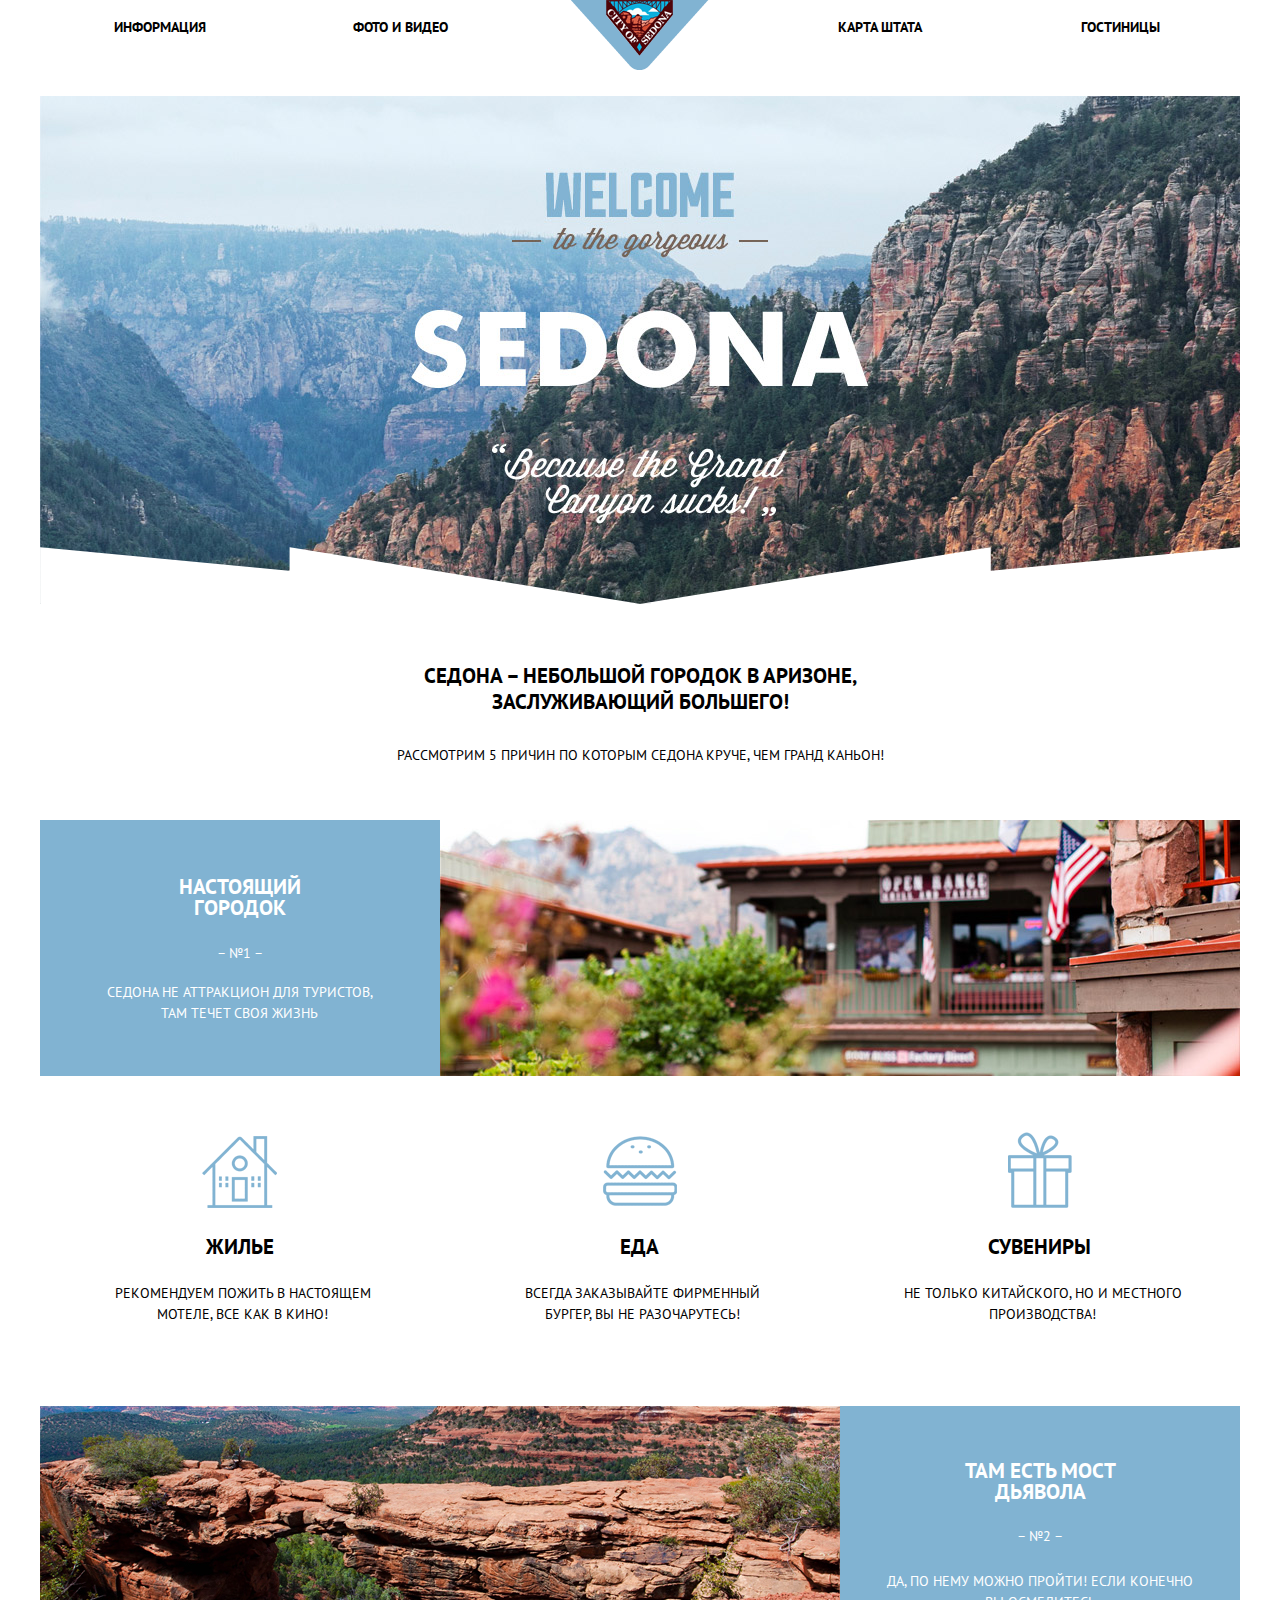
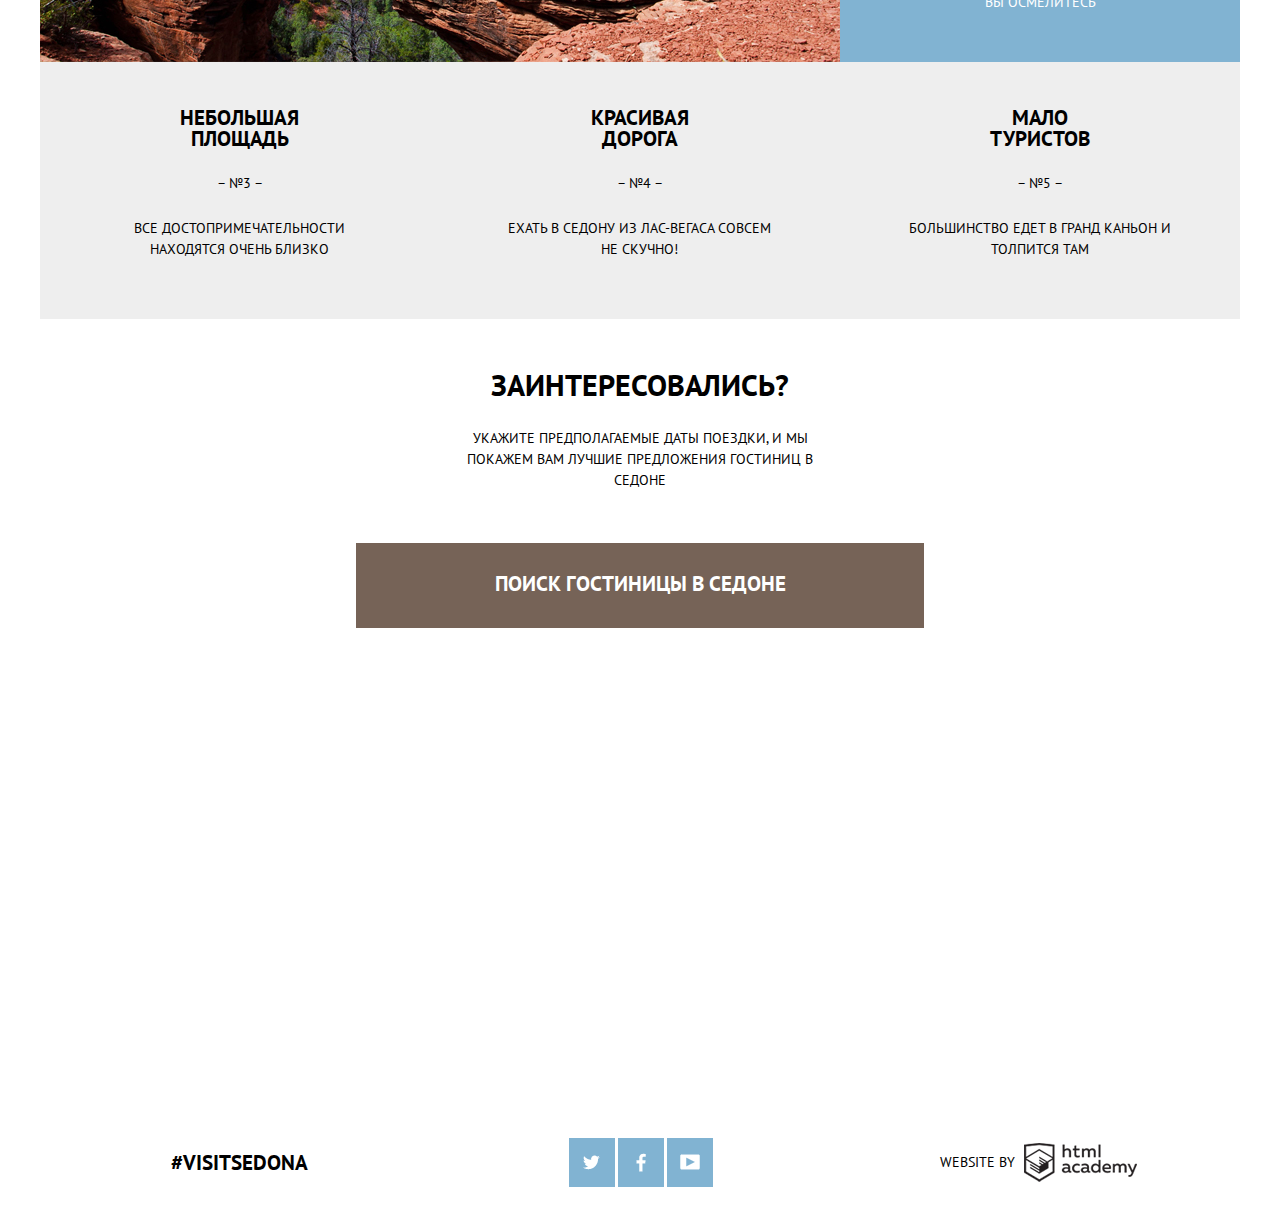
<file: index.html>
<!DOCTYPE html>
<html lang="ru">
  <head>
    <meta charset="utf-8">
    <title>HTML Academy: Седона</title>
    <link rel="stylesheet" href="css/normalize.css">
    <link href='https://fonts.googleapis.com/css?family=PT+Sans:400,700' rel='stylesheet' type='text/css'>
    <link href="css/style.min.css" rel="stylesheet">
  </head>
  <body>
    <header class="main_header">
      <div class="container clearfix">
        <nav class="main_navigation">
          <ul class="clearfix">
            <li class="info">
              <a href="#">Информация</a>
            </li>
            <li class="foto">
              <a href="#">Фото и видео</a>
            </li>
            <li class="logo">
              <a href="index.html"><img src="img/logotip.png" width="138" height="70" alt="Sedona"></a>
            </li>
            <li class="nav_hotel">
              <a href="#">Карта штата</a>
            </li>
            <li class="map">
              <a href="catalog.html">Гостиницы</a>
            </li>
          </ul>
        </nav>
      </div>
    </header>
    <main>
      <div class="container">
        <div class="picture">
          <img src="img/background.jpg"  width="1200" height="511" alt="Sedona">
        </div>
        <div class="welcome">
          <b>Седона &#8211; небольшой городок в Аризоне, заслуживающий большего!</b>
          <p>Рассмотрим 5 причин по которым Седона круче, чем Гранд Каньон!</p>
        </div>
        <div class="reasons clearfix">
          <div class="first_reason">
            <h2>Настоящий городок</h2>
            <p> &#8211; №1 &#8211; </p>
            <p>Седона не аттракцион для туристов, там течет своя жизнь</p>
          </div>
          <div class="first_reason_picture">
            <img src="img/first_reason.jpg" width="800" height="256" alt="first_reason">
          </div>
        </div>
        <section class="advices clearfix">
          <div class="advices_item house">
            <div class="advices_name">
              <h2>Жилье</h2>
              <p>Рекомендуем пожить в настоящем мотеле, все как в кино!</p>
            </div>
          </div>
          <div class="advices_item eat">
            <div class="advices_name">
              <h2>Еда</h2>
              <p>Всегда заказывайте фирменный бургер, вы не разочарутесь!</p>
            </div>
          </div>
          <div class="advices_item present">
            <div class="advices_name">
              <h2>Сувениры</h2>
              <p>Не только китайского, но и местного производства!</p>
            </div>
          </div>
        </section>
        <div class="reasons clearfix">
          <div class="second_reason">
            <h2>Там есть мост дьявола</h2>
            <p> &#8211; №2 &#8211; </p>
            <p>Да, по нему можно пройти! Если конечно вы осмелитесь</p>
          </div>
          <div class="second_reason_picture">
            <img src="img/second_reason.jpg" width="800" height="256" alt="second_reason">
          </div>
        </div>
        <section class="cause clearfix">
            <div class="third_reason causes">
              <h2>Небольшая площадь</h2>
              <p> &#8211; №3  &#8211; </p>
              <p>Все достопримечательности находятся очень близко</p>
            </div>
            <div class="fourth_reason causes">
              <h2>Красивая дорога</h2>
              <p> &#8211; №4 &#8211; </p>
              <p>Ехать в Седону из Лас-Вегаса совсем не скучно!</p>
            </div>
            <div class="fifth_reason causes">
              <h2>Мало туристов</h2>
              <p> &#8211; №5 &#8211; </p>
              <p>Большинство едет в Гранд Каньон и толпится там</p>
            </div>
        </section>
        <div class="hotel">
          <h3>Заинтересовались?</h3>
          <p>Укажите предполагаемые даты поездки, и мы покажем вам лучшие предложения гостиниц в Седоне</p>
          <div class="title_search">
              <a class="button_search" href="form.html">Поиск гостиницы в Седоне</a>
            </div>
          <div class="google_map clearfix">
            <iframe src="https://www.google.com/maps/embed?pb=!1m18!1m12!1m3!1d52385.13565752865!2d-111.83015805709337!3d34.854443815618865!2m3!1f0!2f0!3f0!3m2!1i1024!2i768!4f13.1!3m3!1m2!1s0x872da132f942b00d%3A0x5548c523fa6c8efd!2z0KHQtdC00L7QvdCwLCDQkNGA0LjQt9C-0L3QsCA4NjMzNiwg0KHQqNCQ!5e0!3m2!1sru!2sru!4v1463078090207" width="1200" height="590" frameborder="0" style="border:0" allowfullscreen>
            </iframe>
          </div>
          <div class="search clearfix">
            <form class="search_form" action="#" method="get">
              <div class="date">
                <div class="date_arrive">
                  <label for="check1">Дата заезда:</label>
                  <input name="name_date_arr" type="text" id="check1" placeholder="24 апреля 2016">
                  <button class="calendar_arrive" type="button"></button>
                </div>
                <div class="date_depature">
                  <label for="check2">Дата выезда:</label>
                  <input name="name_date_dep" type="text" id="check2" placeholder="4 июля 2016">
                  <button class="calendar_depart" type="button"></button>
                </div>
              </div>
              <div class="people">
                <div class="adults">
                  <label class="adults_label" for="check3">Взрослые:</label>
                  <button class="plus_adults" type="button"></button>*/
                  <input type="text"  id="check3" placeholder="2">
                  <button class="minus_adults" type="button"></button>
                </div>
                <div class="child">
                  <label class="child_label" for="check4">Дети:</label>
                  <button class="plus_child" type="button"></button>
                  <input type="text" id="check4" placeholder="0">
                  <button class="minus_child" type="button"></button>
                </div>
              </div>
              <input class="found" type="submit" value="Найти">
            </form>
          </div>
        </div>
      </div>
      </main>
      <footer class="main_footer">
        <div class="container clearfix">
          <p class="hashtag">#visitsedona</p>
          <section class="footer_social">
            <a class="social_btn social_btn_youtube" href="#"></a>
            <a class="social_btn social_btn_fb" href="#"></a>
            <a class="social_btn social_btn_tw" href="#"></a>
          </section>
          <section class="footer_copyright">
            <p>Website by</p>
            <a class="website_by" href="https://htmlacademy.ru"></a>
          </section>
        </div>
      </footer>
    <script src="js/script.min.js"></script>
  </body>
</html>
</file>
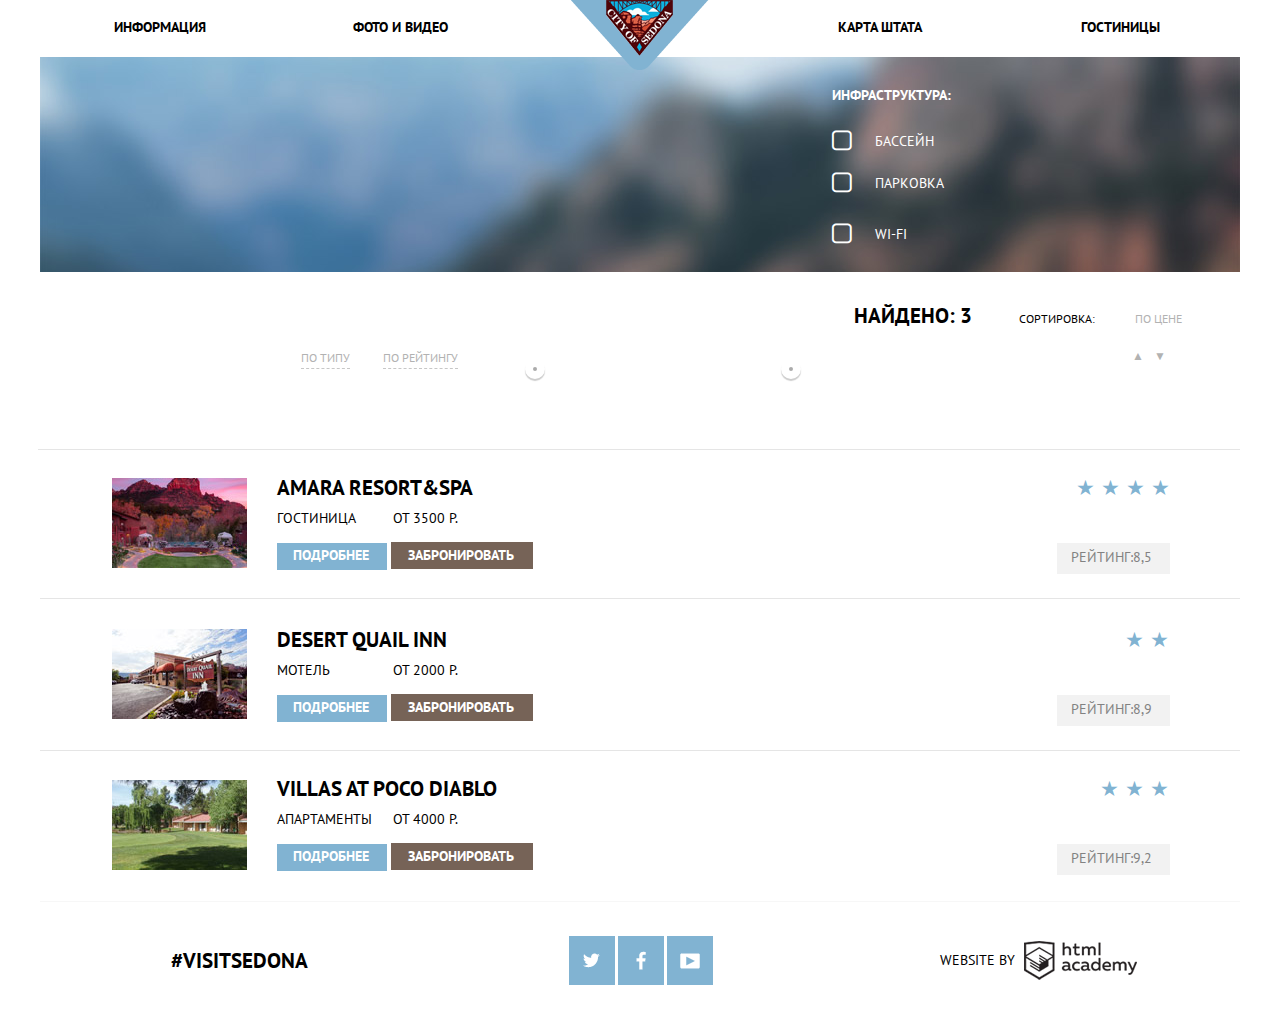
<file: catalog.html>
<!DOCTYPE html>
<html lang="ru">
  <head>
    <meta charset="utf-8">
    <title>HTML Academy: Седона</title>
    <link rel="stylesheet" href="css/normalize.css">
    <link href="css/style.min.css" rel="stylesheet">
    <link href='https://fonts.googleapis.com/css?family=PT+Sans:400,700' rel='stylesheet' type='text/css'>
  </head>
  <body>
    <header class="main_header">
      <div class="container">
        <nav class="main_navigation">
          <ul class="clearfix">
            <li class="info">
              <a href="#">Информация</a>
            </li>
            <li class="foto">
              <a href="#">Фото и видео</a>
            </li>
            <li class="logo">
              <a href="index.html"><img src="img/logotip.png" width="138" height="70" alt="Sedona"></a>
            </li>
            <li class="nav_hotel">
              <a href="catalog.html">Карта штата</a>
            </li>
            <li class="map">
              <a href="#">Гостиницы</a>
            </li>
          </ul>
        </nav>
      </div>
    </header>
    <main>
      <div class="container clearfix">
        <form class="options clearfix">
          <fieldset class="infrastructure">
            <legend>Инфраструктура:</legend>
              <ul>
                <li>
                  <input type="checkbox" id="check1">
                  <label for="check1">Бассейн</label>
                 </li>
                  <li>
                    <input type="checkbox" id="check2">
                    <label for="check2">Парковка</label>
                  </li>
                  <li>
                    <input type="checkbox" id="check3">
                    <label for="check3">WI-FI</label>
                  </li>
                </ul>
          </fieldset>
          <fieldset class="type_house">
            <legend>Тип жилья:</legend>
              <ul>
                <li>
                  <input type="checkbox" id="check4">
                  <label for="check4">Гостиница</label>
                </li>
                <li>
                  <input type="checkbox" id="check5">
                  <label for="check5">Мотель</label>
                </li>
                <li>
                  <input type="checkbox" id="check6">
                  <label for="check6">Апартаменты</label>
                </li>
              </ul>
          </fieldset>
          <section class="price">
            <h2>Стоимость в сутки (Р)</h2>
            <div class="range_filter">
              <div class="price_controls">
                <label class="min_price">от <input type="text" name="min_price" value="0"></label>
                <label class="max_price">до <input type="text" name="max_price" value="3000"></label>
              </div>
              <div class="range_controls">
                <div class="scale">
                  <div class="bar">
                  </div>
                </div>
                <div class="range_toggle range_toggle_min"></div>
                <div class="range_toggle range_toggle_max"></div>
              </div>
              <button class="btn_transparent" type="submit">Показать</button>
            </div>
          </section>
          </form>
            <section class="sort clearfix">
              <ul>
                <li>
                  Найдено: 3
                </li>
                <li>
                  Сортировка:
                </li>
                <li class="sort_price">
                  <a href="#">По цене</a>
                </li>
                <li class="sort_rating_and_type">
                  <a href="#">По типу</a>
                </li>
                <li class="sort_rating_and_type">
                  <a href="#">По рейтингу</a>
                </li>
                <li class="arrow arrow_down">
                  <a href="#"></a>
                </li>
                <li class="arrow arrow_up">
                  <a href="#"></a>
                </li>
              </ul>
            </section>
            <div class="hotels">
              <article class="amara_resort clearfix">
                  <img src="img/amara.jpg" width="135" height="90" alt="Amara resort&spa">
                  <div class="about_hotel">
                    <div class="name_hotel">
                      <p>Amara resort&spa</p>
                      <div class="price_and_type">
                        <span>Гостиница</span>
                        <span class="amara">от 3500 р.</span>
                      </div>
                    </div>
                    <div class="features">
                      <a class="more" href="#">Подробнее</a>
                      <a class="reserve" href="#">Забронировать</a>
                    </div>
                  </div>
                  <div class="rating rating_amara">
                    <p>Рейтинг:8,5</p>
                  </div>
              </article>
              <article class="desert_quail_inn clearfix">
                  <img src="img/desert.jpg" width="135" height="90" alt="Desert quail inn">
                  <div class="about_hotel">
                    <div class="name_hotel">
                      <p>Desert quail inn</p>
                      <div class="price_and_type">
                        <span>Мотель</span>
                        <span class="desert">от 2000 р.</span>
                      </div>
                    </div>
                    <div class="features">
                      <a class="more" href="#">Подробнее</a>
                      <a class="reserve" href="#">Забронировать</a>
                    </div>
                  </div>
                  <div class="rating rating_desert">
                    <p>Рейтинг:8,9</p>
                  </div>
              </article>
              <article class="villas_at_poco_diablo clearfix">
                  <img src="img/villas.jpg" width="135" height="90" alt="Villas at poco diablo">
                  <div class="about_hotel">
                    <div class="name_hotel">
                      <p>Villas at poco diablo</p>
                      <div class="price_and_type">
                        <span>Апартаменты</span>
                        <span class="villas">от 4000 р.</span>
                      </div>
                    </div>
                    <div class="features">
                      <a class="more" href="#">Подробнее</a>
                      <a class="reserve" href="#">Забронировать</a>
                    </div>
                  </div>
                  <div class="rating rating_villas">
                    <p>Рейтинг:9,2</p>
                  </div>
              </article>
            </div>
      </div>
    </main>
    <footer class="main_footer">
      <div class="container clearfix">
        <p class="hashtag">#visitsedona</p>
        <section class="footer_social">
          <a class="social_btn social_btn_youtube" href="#"></a>
          <a class="social_btn social_btn_fb" href="#"></a>
          <a class="social_btn social_btn_tw" href="#"></a>
        </section>
        <section class="footer_copyright">
          <p>Website by</p>
          <a class="website_by" href="https://htmlacademy.ru"></a>
        </section>
      </div>
    </footer>
  </body>
</html>
</file>
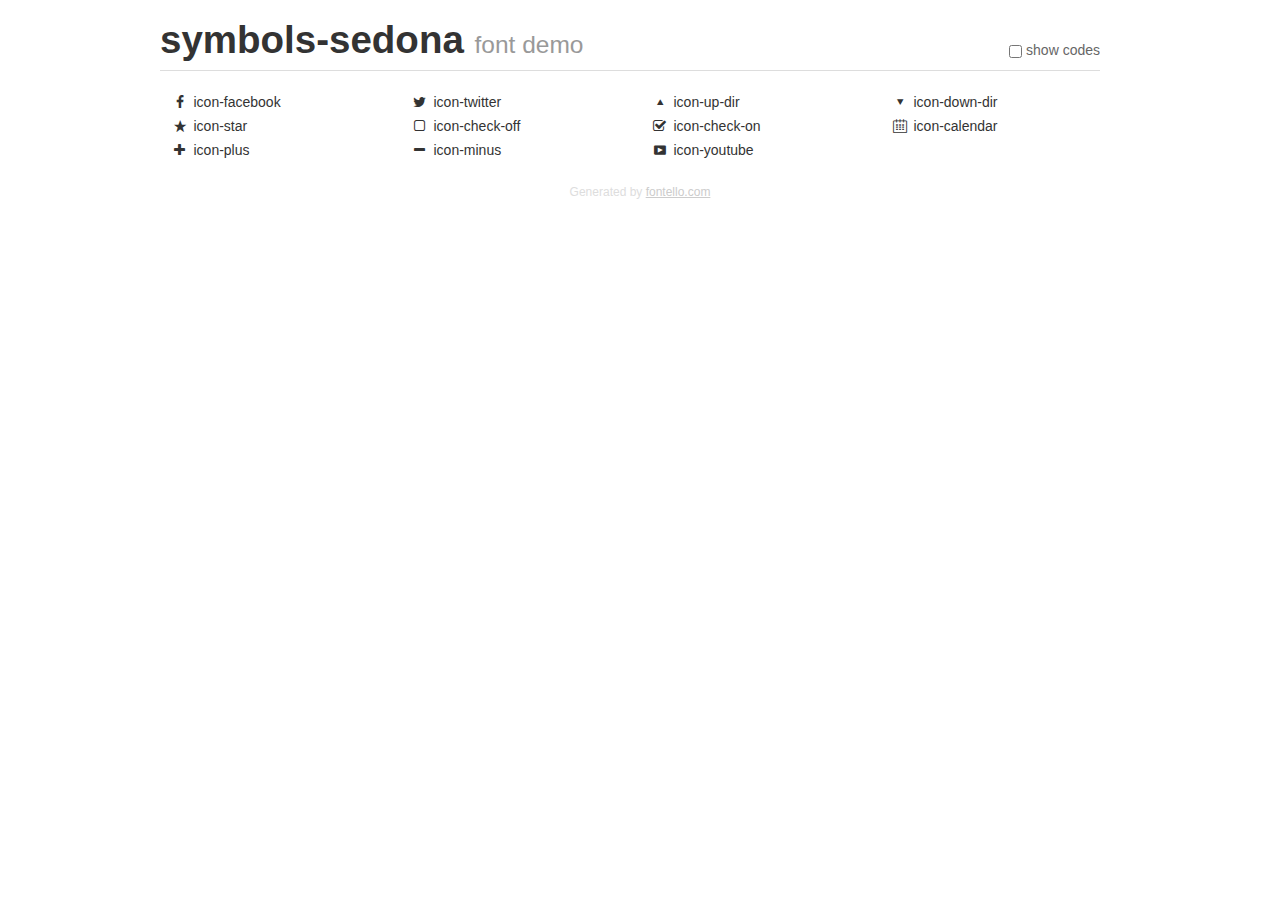
<file: css/symbols-sedona/demo.html>
<!DOCTYPE html>
<html>
  <head>
    <meta charset="UTF-8">
    <style>
      .clearfix {
        *zoom: 1;
      }
      .clearfix:before,
      .clearfix:after {
        content: "";

        display: table;

        line-height: 0;
      }
      .clearfix:after {
        clear: both;
      }
      html {
        font-size: 100%;

        -webkit-text-size-adjust: 100%;
            -ms-text-size-adjust: 100%;
      }
      a:focus {
        outline: thin dotted #333333;
        outline: 5px auto -webkit-focus-ring-color;
        outline-offset: -2px;
      }
      a:hover,
      a:active {
        outline: 0;
      }
      button,
      input,
      select,
      textarea {
        margin: 0;

        font-size: 100%;
        vertical-align: middle;
      }
      button,
      input {
        line-height: normal;

        *overflow: visible;
      }
      button::-moz-focus-inner,
      input::-moz-focus-inner {
        padding: 0;

        border: 0;
      }
      body {
        margin: 0;

        font-size: 14px;
        line-height: 20px;
        font-family: "Helvetica Neue", Helvetica, Arial, sans-serif;
        color: #333333;

        background-color: #ffffff;
      }
      a {
        color: #0088cc;
        text-decoration: none;
      }
      a:hover {
        color: #005580;
        text-decoration: underline;
      }
      .row {
        margin-left: -20px;

        *zoom: 1;
      }
      .row:before,
      .row:after {
        content: "";

        display: table;

        line-height: 0;
      }
      .row:after {
        clear: both;
      }
      [class*="span"] {
        float: left;
        min-height: 1px;
        margin-left: 20px;
      }
      .container,
      .navbar-static-top .container,
      .navbar-fixed-top .container,
      .navbar-fixed-bottom .container {
        width: 940px;
      }
      .span12 {
        width: 940px;
      }
      .span11 {
        width: 860px;
      }
      .span10 {
        width: 780px;
      }
      .span9 {
        width: 700px;
      }
      .span8 {
        width: 620px;
      }
      .span7 {
        width: 540px;
      }
      .span6 {
        width: 460px;
      }
      .span5 {
        width: 380px;
      }
      .span4 {
        width: 300px;
      }
      .span3 {
        width: 220px;
      }
      .span2 {
        width: 140px;
      }
      .span1 {
        width: 60px;
      }
      [class*="span"].pull-right,
      .row-fluid [class*="span"].pull-right {
        float: right;
      }
      .container {
        margin-right: auto;
        margin-left: auto;

        *zoom: 1;
      }
      .container:before,
      .container:after {
        content: "";

        display: table;

        line-height: 0;
      }
      .container:after {
        clear: both;
      }
      p {
        margin: 0 0 10px;
      }
      .lead {
        margin-bottom: 20px;

        font-weight: 200;
        font-size: 21px;
        line-height: 30px;
      }
      small {
        font-size: 85%;
      }
      h1 {
        margin: 10px 0;

        font-weight: bold;
        line-height: 20px;
        font-family: inherit;
        color: inherit;

        text-rendering: optimizelegibility;
      }
      h1 small {
        font-weight: normal;
        line-height: 1;
        color: #999999;
      }
      h1 {
        line-height: 40px;
      }
      h1 {
        font-size: 38.5px;
      }
      h1 small {
        font-size: 24.5px;
      }
      body {
        margin-top: 90px;
      }
      .header {
        position: fixed;
        top: 0;
        left: 50%;
        z-index: 10;

        margin-left: -480px;
        padding-top: 10px;

        background-color: #ffffff;
        border-bottom: 1px solid #dddddd;
      }
      .footer {
        margin-top: 20px;

        font-size: 12px;
        text-align: center;
        color: #dddddd;
      }
      .footer a {
        color: #cccccc;
        text-decoration: underline;
      }
      .the-icons {
        font-size: 14px;
        line-height: 24px;
      }
      .switch {
        position: absolute;
        right: 0;
        bottom: 10px;

        color: #666666;
      }
      .switch input {
        margin-right: 0.3em;
      }
      .codesOn .i-name {
        display: none;
      }
      .codesOn .i-code {
        display: inline;
      }
      .i-code {
        display: none;
      }
    </style>
    <link rel="stylesheet" href="css/symbols-sedona.css">
    <script>
      function toggleCodes(on) {
        var obj = document.getElementById('icons');

        if (on) {
          obj.className += ' codesOn';
        } else {
          obj.className = obj.className.replace(' codesOn', '');
        }
      }
    </script>
  </head>
  <body>
    <div class="container header">
      <h1>symbols-sedona <small>font demo</small></h1>
      <label class="switch">
        <input type="checkbox" onclick="toggleCodes(this.checked)">show codes
      </label>
    </div>
    <div id="icons" class="container">
      <div class="row">
        <div title="Code: 0x66" class="the-icons span3"><i class="icon-facebook"></i> <span class="i-name">icon-facebook</span><span class="i-code">0x66</span></div>
        <div title="Code: 0x74" class="the-icons span3"><i class="icon-twitter"></i> <span class="i-name">icon-twitter</span><span class="i-code">0x74</span></div>
        <div title="Code: 0x25b2" class="the-icons span3"><i class="icon-up-dir"></i> <span class="i-name">icon-up-dir</span><span class="i-code">0x25b2</span></div>
        <div title="Code: 0x25bc" class="the-icons span3"><i class="icon-down-dir"></i> <span class="i-name">icon-down-dir</span><span class="i-code">0x25bc</span></div>
      </div>
      <div class="row">
        <div title="Code: 0x2605" class="the-icons span3"><i class="icon-star"></i> <span class="i-name">icon-star</span><span class="i-code">0x2605</span></div>
        <div title="Code: 0x2610" class="the-icons span3"><i class="icon-check-off"></i> <span class="i-name">icon-check-off</span><span class="i-code">0x2610</span></div>
        <div title="Code: 0x2611" class="the-icons span3"><i class="icon-check-on"></i> <span class="i-name">icon-check-on</span><span class="i-code">0x2611</span></div>
        <div title="Code: 0xe800" class="the-icons span3"><i class="icon-calendar"></i> <span class="i-name">icon-calendar</span><span class="i-code">0xe800</span></div>
      </div>
      <div class="row">
        <div title="Code: 0xe801" class="the-icons span3"><i class="icon-plus"></i> <span class="i-name">icon-plus</span><span class="i-code">0xe801</span></div>
        <div title="Code: 0xe802" class="the-icons span3"><i class="icon-minus"></i> <span class="i-name">icon-minus</span><span class="i-code">0xe802</span></div>
        <div title="Code: 0xf39e" class="the-icons span3"><i class="icon-youtube"></i> <span class="i-name">icon-youtube</span><span class="i-code">0xf39e</span></div>
      </div>
    </div>
    <div class="container footer">Generated by <a href="http://fontello.com">fontello.com</a></div>
  </body>
</html>
</file>
<file: css/symbols-sedona/css/symbols-sedona.css>
@font-face {
  font-weight: normal;
  font-style: normal;

  font-family: "symbols-sedona";
  src: url("../fonts/symbols-sedona.woff") format("woff"),
       url("../fonts/symbols-sedona.woff2") format("woff2");
}

[class^="icon-"]::before,
[class*=" icon-"]::before {
  display: inline-block;
  width: 1em;
  margin-right: 0.2em;
  margin-left: 0.2em;

  font-weight: normal;
  line-height: 1em;
  font-family: "symbols-sedona";
  text-align: center;
  text-transform: none;
  text-decoration: inherit;
  font-style: normal;
  font-variant: normal;

  speak: none;
}

.icon-facebook::before { content: "\66"; } /* "f" */
.icon-twitter::before { content: "\74"; } /* "t" */
.icon-up-dir::before { content: "\25b2"; } /* "▲" */
.icon-down-dir::before { content: "\25bc"; } /* "▼" */
.icon-star::before { content: "\2605"; } /* "★" */
.icon-check-off::before { content: "\2610"; } /* "☐" */
.icon-check-on::before { content: "\2611"; } /* "☑" */
.icon-calendar::before { content: "\e800"; } /* "" */
.icon-plus::before { content: "\e801"; } /* "" */
.icon-minus::before { content: "\e802"; } /* "" */
.icon-youtube::before { content: "\f39e"; } /* "" */
</file>
<file: css/style.min.css>
@font-face{font-weight:400;font-style:normal;font-family:"symbols-sedona";src:url(fonts/symbols-sedona.woff) format("woff"),url(fonts/symbols-sedona.woff2) format("woff2")}[class*=" icon-"]::before,[class^=icon-]::before{display:inline-block;width:1em;margin-right:.2em;margin-left:.2em;font-weight:400;line-height:1em;font-family:"symbols-sedona";text-align:center;text-transform:none;text-decoration:inherit;font-style:normal;font-variant:normal;speak:none}.icon-facebook::before{content:"\66"}.icon-twitter::before{content:"\74"}.icon-up-dir::before{content:"\25b2"}.icon-down-dir::before{content:"\25bc"}.icon-star::before{content:"\2605"}.icon-check-off::before{content:"\2610"}.icon-check-on::before{content:"\2611"}.icon-calendar::before{content:"\e800"}.icon-plus::before{content:"\e801"}.icon-minus::before{content:"\e802"}.icon-youtube::before{content:"\f39e"}body{font-family:"PT Sans","Tahoma",sans-serif;line-height:21px}a{text-decoration:none}.container{text-transform:uppercase;text-align:center;margin:0 auto;min-width:768px;max-width:1200px}.clearfix:after{content:" ";display:table;clear:both}.logo,.picture{position:relative}.logo{float:left;margin-bottom:20px;z-index:200;width:20%}.picture{margin-top:-39px;width:100%}.picture>img{width:100%;height:auto}.picture::after{content:" ";height:65px;position:absolute;width:100%;bottom:0;left:0;z-index:100;background-size:cover;background-image:url(../img/decorative_el.png)}.welcome{z-index:200;position:relative;width:490px;margin:51px auto 52px}.welcome>b,.welcome>p{font-size:21px;line-height:26px}.welcome>p{font-size:14px;margin-top:27px}.reasons{width:100%;float:left;max-height:256px;background-color:#81b3d2}.first_reason{float:left;color:#fff;width:33.33%;padding-top:56px;padding-bottom:55px;box-sizing:border-box;text-align:center}.first_reason>h2{padding-bottom:7px;width:150px;margin:0 auto;font-weight:700;font-size:21px;text-align:center}.first_reason>p{width:73%;padding-top:4.5%;margin:0 auto;font-size:14px}.first_reason_picture{float:right;width:66.66%}.first_reason_picture>img,.second_reason_picture>img{width:100%;height:100%}.advices_item{padding-top:6px;float:left;width:33.33%;text-align:center}.advices_name{padding:137px 60px 81px}.advices_name>h2{font-weight:700;font-size:21px}.advices_name>p{padding-top:8px;font-size:14px;width:102%;margin:0 auto}.eat,.house,.present{background-position:center 60px;background-image:url(../img/house.png);background-repeat:no-repeat}.eat,.present{background-image:url(../img/eat.png)}.present{background-position:center 56px;background-image:url(../img/present.png)}.second_reason{float:right;background-color:#81b3d2;color:#fff;width:33.33%;padding-top:54px;padding-bottom:32px;box-sizing:border-box;text-align:center}.second_reason>h2{font-weight:700;font-size:21px;width:151px;margin:0 auto}.second_reason>p{padding-top:6%;width:77%;margin:0 auto;font-size:14px}.causes,.second_reason_picture{float:left;width:66.66%}.causes{width:33.33%;text-align:center;padding-top:45px;padding-bottom:59px;margin:0 auto;box-sizing:border-box}.causes>h2,.causes>p{width:150px;margin:0 auto;font-size:21px}.causes>p{padding-top:6%;width:66%;font-size:14px}.cause{background-color:#eee}.found{width:455px;height:60px;text-transform:uppercase;color:#fff;border:none;background-color:#81b3d2}.found:hover{background-color:#669ec0;color:#fff}.found:active{background-color:#5496bd;color:#88b6d1}.title_search{width:568px;height:85px;background-color:#766357;box-sizing:border-box;padding-top:30px;padding-bottom:30px;margin:auto}.found,.title_search a{font-size:21px;font-weight:700}.title_search a{color:#fff;padding-top:30px;margin-top:51px}.search{width:565px;height:484px;margin:auto;position:relative;z-index:100}.found{margin:50px 50px 55px}.google_map{float:left;position:relative;z-index:1;max-height:595px;background-position:bottom;background-repeat:no-repeat;background-image:url(../img/map.jpg)}iframe{position:absolute;top:0}.hotel>p{width:33%;font-size:14px;margin:0 auto 52px}.hotel>h3{margin-top:55px;margin-bottom:33px;font-weight:700;font-size:30px}.date{padding-top:54px}.date_arrive{margin-bottom:28px;padding-right:30px}.date_depature{margin-bottom:13px;padding-right:31px}.date input[type=text],.date label{display:inline;font-size:14px;font-weight:700}.date label{margin-right:15px;margin-left:0}.date input[type=text]{text-transform:uppercase;width:315px;height:40px;line-height:24px;background-color:#f2f2f2;border:none;padding-left:14px;padding-right:2px;box-sizing:border-box}.date input:focus::-webkit-input-placeholder,.people input:focus::-webkit-input-placeholder{color:transparent}:focus::-moz-placeholder{color:transparent}.date input:hover,input:hover+button{background-color:#ebebeb}.date button,.date input:focus,.people button,button:active,button:focus{outline:none}.date input:active{background-color:#fff;border:1px solid #e5e5e5}.people input{text-transform:uppercase;width:110px;height:40px;font-size:14px;line-height:24px;font-weight:700;background-color:#f2f2f2;border:none}:focus:-moz-placeholder{color:transparent}:focus:-ms-input-placeholder{color:transparent}.adults,.child{font-size:0;width:50%;display:inline}.adults label,.child label{display:inline-block;vertical-align:top;padding-top:23px;width:auto;font-size:14px;font-weight:700}.adults label{margin-left:38px;padding-right:17px}.child label{margin-left:16px;padding-right:6px}.adults input:hover,.child input:hover{background-color:#ebebeb}.people input:focus{outline:none}.people input:active{background-color:#fff;border:1px solid #e5e5e5}.adults input,.child input{position:relative;text-align:center;z-index:1}.adults button,.child button{position:relative;z-index:10;background-color:transparent;border:none}.plus_adults,.plus_child{top:18px;left:24px;width:24px;height:40px;padding:0}.minus_adults,.minus_child{top:15px;right:40px;width:40px;height:40px}.main_navigation{width:100%;font-weight:700;font-size:14px}.foto,.info,.map,.nav_hotel{float:left;margin-top:17px;margin-bottom:20px;width:20%}.main_navigation a{color:#000}.main_navigation li{display:inline}.main_navigation a:hover,.name_hotel>p:hover{color:#81b3d2;font-weight:700}.main_navigation a:active,.name_hotel>p:active{color:#b2b2b2;font-weight:700}.infrastructure ul,.main_navigation ul,.type_house ul{margin:0;padding:0;list-style:none}input[type=checkbox]{display:none}input[type=checkbox]+label{line-height:25px;display:inline-block;vertical-align:top;box-sizing:border-box;padding-top:3.5px;margin-right:23px;margin-bottom:-3px}input[type=checkbox]:disabled{display:none}input[type=checkbox]:disabled+label{line-height:25px;display:inline-block;vertical-align:top;box-sizing:border-box;padding-top:3.5px;margin-right:17px;margin-bottom:-3px}input[type=checkbox]:disabled+label:before{content:"\2610";font-size:25px;font-family:"symbols-sedona";display:inline-block;vertical-align:top;margin-right:17px;margin-bottom:10px;color:#6a6a6a}input[type=checkbox]:checked:disabled+label:before{content:"\2611";margin-right:17px;margin-bottom:10px;color:#6a6a6a}input[type=checkbox]+label:before{content:"\2610";font-size:25px;font-family:"symbols-sedona";display:inline-block;vertical-align:top;margin-right:23px;margin-bottom:10px;color:#fff}input[type=checkbox]:checked+label:before{content:"\2611";margin-right:19.5px}.price{float:left;width:40%;box-sizing:border-box;position:relative;color:#fff;margin-right:5%;margin-top:12px;margin-left:1%}.price_controls{position:relative;margin-bottom:20px;font-size:0;border:2px solid #fff;border-radius:2px}.range_filter{height:35px;width:320px;margin:10px 51%;color:#fff;text-transform:uppercase}.price>h2{margin-right:-35%;font-size:16px;font-weight:700;margin-bottom:2px}.price_controls::after{content:"";position:absolute;top:50%;left:50%;width:2px;height:22px;background:#fff;-webkit-transform:translate(-50%,-50%);transform:translate(-50%,-50%)}.price_controls label{display:inline-block;font-size:14px;line-height:21px;padding-top:6px;padding-right:22px;padding-bottom:5px;vertical-align:middle;cursor:pointer}.price_controls .max_price,.price_controls .min_price{width:90px;padding-left:11%}.price_controls input{width:30px;margin:0;color:inherit;font:inherit;background:0 0;border:none;outline:none}.range_controls{position:relative;margin-bottom:30px}.range_controls .scale{height:2px;background:rgba(255,255,255,.3)}.range_controls .bar{width:80%;height:2px;background:#fff}.range_toggle{position:absolute;top:-9px;width:4px;height:4px;background:#ababab;border:8px solid #fff;border-radius:50%;box-shadow:0 2px 1px 0 rgba(0,1,1,.2);cursor:pointer}.range_toggle:hover{background:#1c4f80}.range_toggle_min{left:0}.range_toggle_max{left:80%}.btn_transparent{display:block;margin:0 27%;padding:6px 10.5%;font-size:14px;line-height:20px;color:#fff;text-transform:uppercase;background:0 0;border:2px solid #fff;border-radius:2px;outline:none;cursor:pointer}.btn_transparent:hover{color:#000;background:#fff}.infrastructure,.type_house{text-align:left;float:left;padding:0;border:none;color:#fff;font-size:14px}.type_house{margin:27px 0 0;box-sizing:border-box;width:19%}.infrastructure legend,.type_house legend{font-weight:700}.infrastructure{width:21%;margin-left:6%;margin-top:27px}.infrastructure li,.type_house li{padding-top:7px}.infrastructure li:first-child{padding-top:16px}.infrastructure li:last-child{padding-top:15px}.type_house li:first-child{padding-top:16px}.type_house li:last-child{padding-top:15px}.options{position:relative;margin-top:-39px;width:100%;height:215px;background:#7a99b8 url(../img/filter_background.jpg) no-repeat}.options legend{margin-bottom:3px}.arrow_up>a::before{float:right;content:"\25b2"}.arrow_down>a::before{float:right;content:"\25bc"}.arrow_up>a:before:hover{color:#fff}.arrow_up>a:before:active{color:#81b3d2}.arrow>a{display:inline-block;width:15px;text-decoration:none;margin-top:-1px;color:#ccc;font-size:23px;line-height:20px}.arrow_down>a{margin-right:74px}.arrow_up>a{margin-right:7px}.sort li{float:left;display:inline;margin-top:-12px;margin-bottom:30px;font-size:12px}.sort li:nth-child(2){margin-right:40px;margin-left:47px}.sort li:nth-child(6){float:right;margin-right:0}.sort li:nth-child(7){float:right}.sort{margin-top:48px;margin-left:-2px;margin-bottom:-3px;border-bottom:1px solid #e5e5e5}.sort li:first-child{font-weight:700;font-size:21px;margin-top:-15px;margin-left:34px}.sort a{color:#b2b2b2;float:right;font-size:12px}.sort a:hover{color:#a3c7de}.sort a:active{color:#000}.sort_price>a:active{color:#a3c7de}.sort_rating_and_type{color:#c7c7c7;margin-left:33px;border-bottom:1px dashed #c7c7c7}.sort_rating_and_type:hover{color:#81b3d2;border-bottom:1px dashed #81b3d2}.sort_rating_and_type:active{color:#fff;border-bottom:1px dashed #fff}.about_hotel{float:left}.name_hotel{width:90%;margin-left:30px;text-align:left;margin-bottom:6px}.name_hotel>p{padding-bottom:10px;margin:0;font-size:21px;font-weight:700}.price_and_type{font-size:14px;padding-bottom:9px}.amara{margin-left:34px}.desert{margin-left:60px}.villas{margin-left:17px}.features{margin-left:30px;margin-right:6px}.reserve{width:140px;height:25px;color:#fff;font-size:14px;line-height:21px;font-weight:700;padding:4px 19px 5px 17px;background-color:#766357}.reserve:hover{background-color:#604e43}.reserve:active{color:#857871;background-color:#503e33}.more{width:110px;height:25px;color:#fff;font-size:14px;line-height:21px;font-weight:700;padding:3px 18px 6px 16px;background-color:#81b3d2}.more:hover{background-color:#669ec0}.more:active{color:#88b6d1;background-color:#5496bd}.amara_resort>img{margin-top:1px}.amara_resort{margin-bottom:30px;margin-top:30px;border-bottom:1px solid #e5e5e5;padding-bottom:10px}.amara_resort>img,.desert_quail_inn>img,.villas_at_poco_diablo>img{float:left;margin-left:72px}.villas_at_poco_diablo>img{margin-top:2px}.villas_at_poco_diablo{padding-bottom:12px;margin-bottom:8px;margin-top:10px;padding-top:27px;border-top:1px solid #e5e5e5;border-bottom:1px solid #e5e5e5}.rating{float:right;font-size:14px;line-height:21px;display:inline-block;color:#828282;margin-left:60px}.rating_amara{padding:0;margin-right:70}.rating_amara:before{font-size:21px;margin-top:25px;margin-right:51px;content:"\2605  \2605  \2605  \2605";color:#81b3d2}.rating_desert:before,.rating_villas:before{font-size:21px;margin-top:20px;margin-right:4px;content:"\2605  \2605";color:#81b3d2}.rating_villas:before{margin-top:30px;margin-right:28px;content:"\2605  \2605  \2605"}.rating>p{background-color:#f2f2f2;box-sizing:border-box;margin-right:70px;margin-top:42px;padding:4px 18px 6px 14px}.main_footer{width:100%;z-index:100;position:relative;margin-top:-9px;background-color:rgba(255,255,255,.7)}.hashtag{float:left;width:33.33%;font-weight:700;font-size:21px;text-align:center;margin-top:49px;margin-bottom:55px}.footer_social{float:left;width:23%;margin:35px auto 0}.social_btn{width:46px;height:49px;background-color:#81b3d2;float:right;box-sizing:border-box;margin:auto 3px auto auto}.social_btn_fb,.social_btn_tw,.social_btn_tw:active{background-position:center;background-repeat:no-repeat;background-image:url(../img/twitter.png)}.social_btn_fb,.social_btn_tw:active{background-image:url(../img/twitter_active.png)}.social_btn_fb{background-image:url(../img/facebook.png)}.social_btn_fb:active,.social_btn_youtube,.social_btn_youtube:active{background-position:center;background-repeat:no-repeat;background-image:url(../img/facebook_active.png)}.social_btn_youtube,.social_btn_youtube:active{background-image:url(../img/youtube.png)}.social_btn_youtube:active{background-image:url(../img/youtube_active.png)}.social_btn:hover{background-color:#669ec0}.social_btn:active{background-color:#5496bd;color:#88b6d1}.footer_copyright{float:right;width:25%;box-sizing:border-box;margin:0 auto}.footer_copyright>p{float:left;font-size:14px;margin-top:49px;margin-bottom:55px}.footer_copyright>a{width:113px;height:39px;margin-top:40px;padding:0;background-position:center;display:inline-block;box-sizing:border-box;float:left;margin-left:3%}.website_by{background-repeat:no-repeat;background-image:url(../img/footer.png)}.website_by:active,.website_by:hover{background-repeat:no-repeat;background-image:url(../img/footer_hover.png)}.website_by:active{background-image:url(../img/footer_active.png)}.calendar_arrive,.calendar_depart{width:40px;height:40px;border:none;display:inline;right:53px;position:absolute;background-color:#f2f2f2;background-image:url(../img/sprite.png);background-repeat:no-repeat;background-position:-10px -10px}.calendar_arrive:hover,.calendar_depart:hover{background-image:url(../img/sprite.png);background-repeat:no-repeat;background-position:-10px -72px}.calendar_arrive:active,.calendar_depart:active,.plus_adults,.plus_child{background-image:url(../img/sprite.png);background-repeat:no-repeat;background-position:-70px -9px}.plus_adults,.plus_child{background-position:-69px -65px}.minus_adults,.minus_child,.plus_adults:active,.plus_adults:hover,.plus_child:active,.plus_child:hover{background-image:url(../img/sprite.png);background-repeat:no-repeat;background-position:-130px -3px}.minus_adults,.minus_child,.plus_adults:active,.plus_child:active{background-position:-69px -108px}.minus_adults,.minus_child{background-position:-127px -51px}.minus_adults:active,.minus_adults:hover,.minus_child:active,.minus_child:hover{background-image:url(../img/sprite.png);background-repeat:no-repeat;background-position:-5px -153px}.minus_adults:active,.minus_child:active{background-position:-118px -102px}.sprite{background-image:url(..img/sprite.png);background-repeat:no-repeat;display:block}.sprite_celendar{width:21px;height:22px;background-position:-20px -20px}.sprite_celendar_active{width:21px;height:22px;background-position:-81px -20px}.sprite_celendar_hover{width:21px;height:22px;background-position:-20px -82px}.sprite_minus{width:12px;height:3px;background-position:-81px -82px}.sprite_minus_active,.sprite_minus_hover{width:12px;height:3px;background-position:-81px -125px}.sprite_minus_hover{background-position:-142px -20px}.sprite_plus{width:11px;height:11px;background-position:-142px -63px}.sprite_plus_active,.sprite_plus_hover{width:11px;height:11px;background-position:-133px -114px}.sprite_plus_hover{background-position:-20px -165px}.search_form{display:none;background-color:#fff;width:100%}@-webkit-keyframes bounce{0%{-webkit-transform:translateY(-5px);transform:translateY(-5px)}to{-webkit-transform:translateY(0);transform:translateY(0)}}@keyframes bounce{0%{-webkit-transform:translateY(-5px);transform:translateY(-5px)}to{-webkit-transform:translateY(0);transform:translateY(0)}}.search_form_show{display:block;-webkit-animation:bounce .6s cubic-bezier(.215,.61,.355,1);animation:bounce .6s cubic-bezier(.215,.61,.355,1)}@-webkit-keyframes shake{0%,to{-webkit-transform:translateX(0);transform:translateX(0)}10%,30%,50%,70%,90%{-webkit-transform:translateX(-5px);transform:translateX(-5px)}20%,40%,60%,80%{-webkit-transform:translateX(5px);transform:translateX(5px)}}@keyframes shake{0%,to{-webkit-transform:translateX(0);transform:translateX(0)}10%,30%,50%,70%,90%{-webkit-transform:translateX(-5px);transform:translateX(-5px)}20%,40%,60%,80%{-webkit-transform:translateX(5px);transform:translateX(5px)}}.search_form_error{-webkit-animation:shake .6s;animation:shake .6s}
</file>
